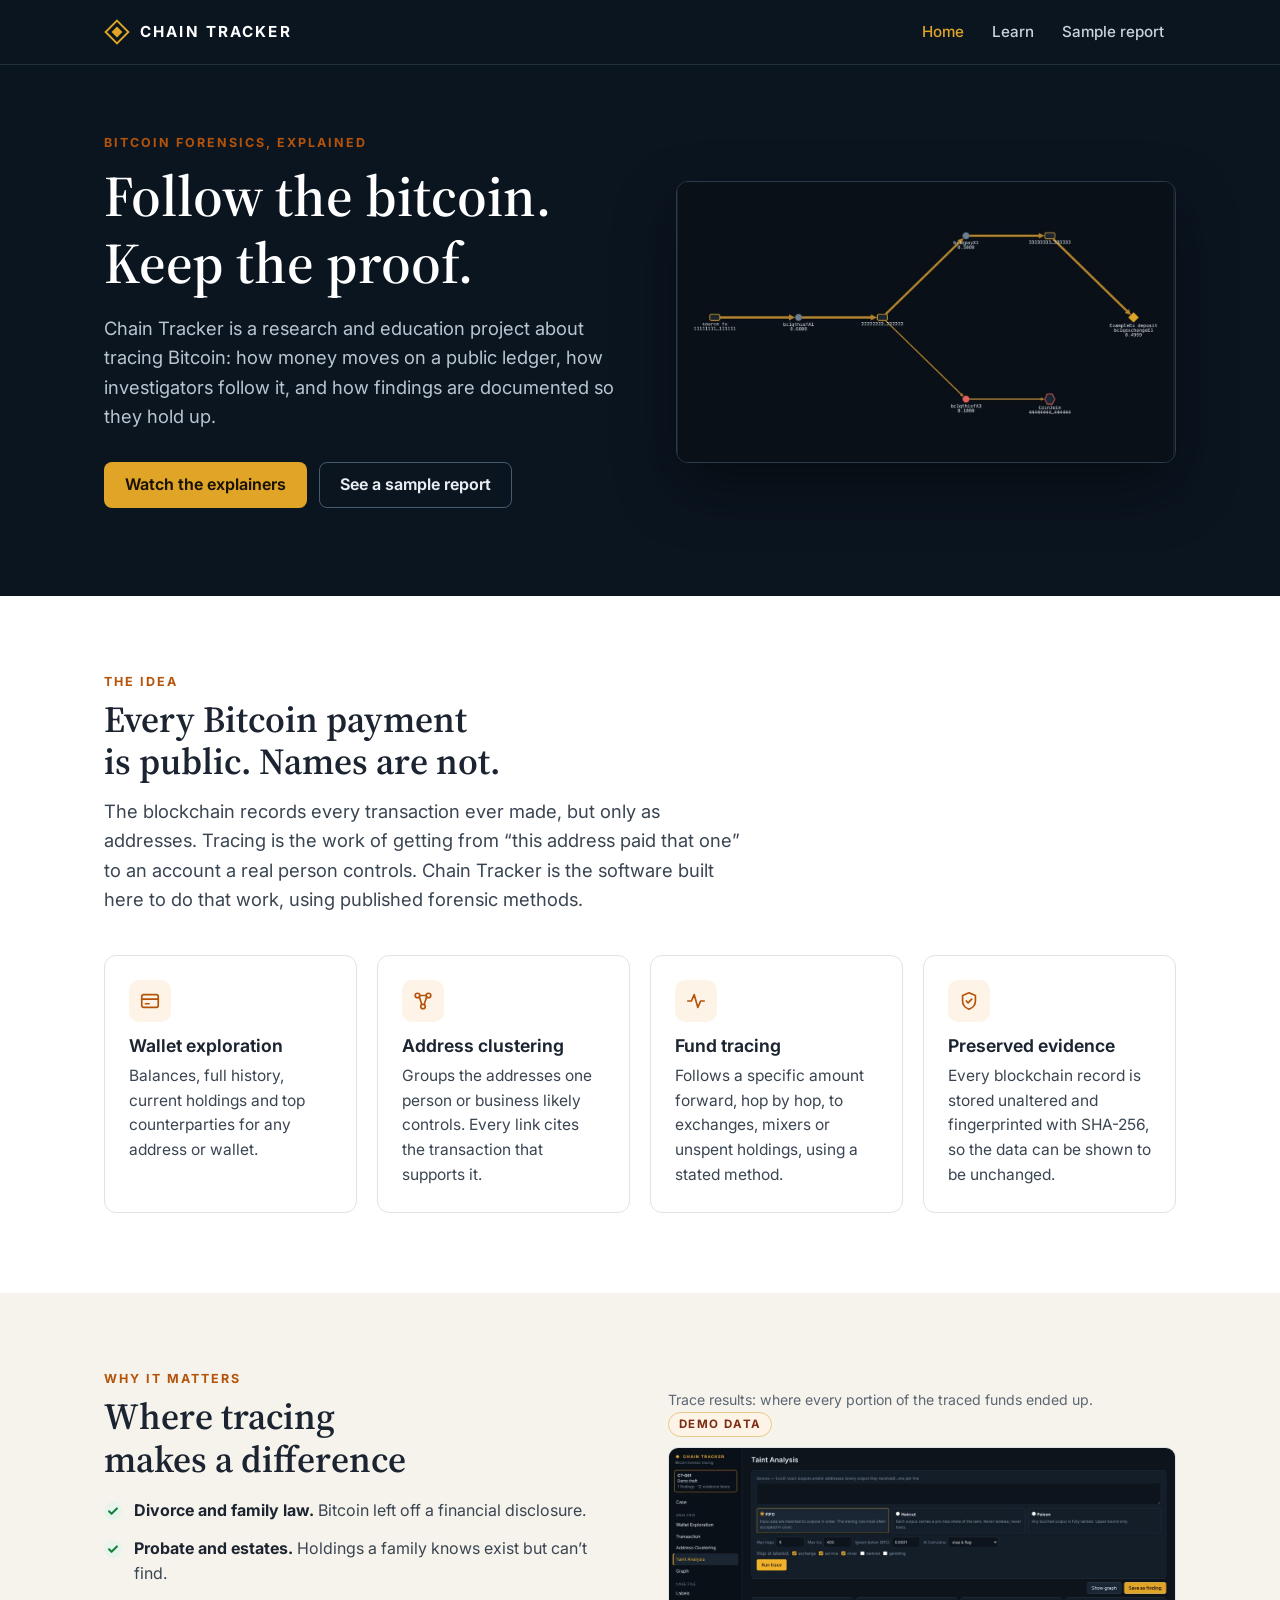
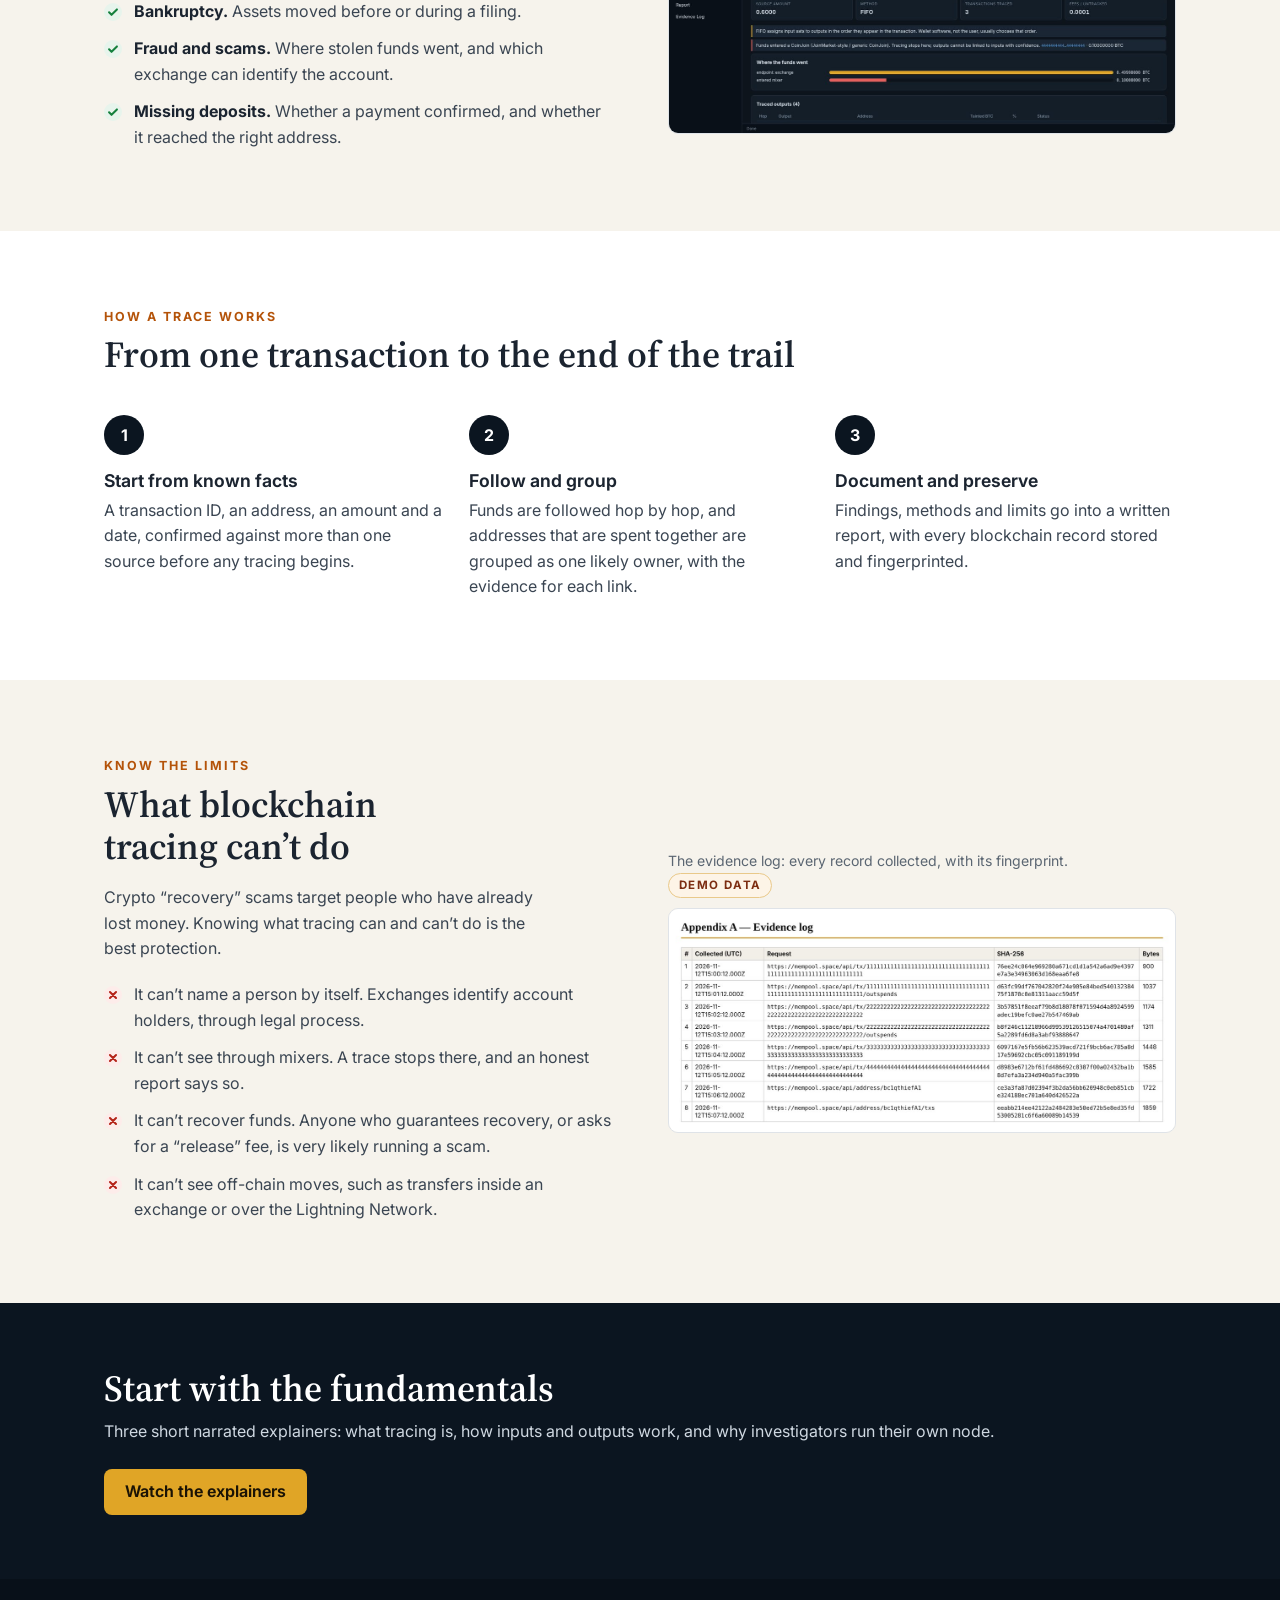
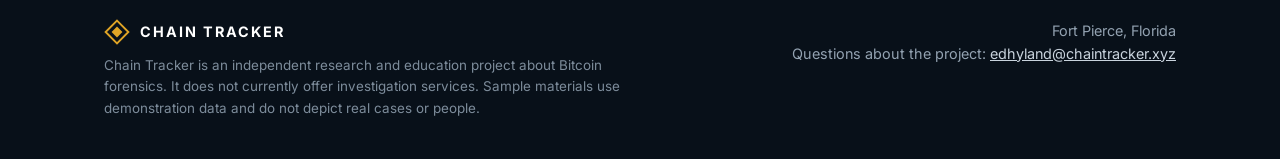
<file: index.html>
<!doctype html>
<html lang="en">
<head>
<meta charset="utf-8">
<meta name="viewport" content="width=device-width, initial-scale=1">
<title>Bitcoin Tracing &amp; Forensics Explained · Chain Tracker</title>
<meta name="description" content="Learn how Bitcoin transactions are traced: wallet exploration, address clustering, fund tracing and evidence that holds up in divorce, probate and fraud cases.">
<link rel="canonical" href="https://chaintracker.xyz/">
<meta property="og:type" content="website">
<meta property="og:site_name" content="Chain Tracker">
<meta property="og:title" content="Bitcoin Tracing &amp; Forensics Explained · Chain Tracker">
<meta property="og:description" content="Learn how Bitcoin transactions are traced: wallet exploration, address clustering, fund tracing and evidence that holds up in divorce, probate and fraud cases.">
<meta property="og:url" content="https://chaintracker.xyz/">
<meta property="og:image" content="https://chaintracker.xyz/assets/img/report-graph-crop.jpg">
<meta name="twitter:card" content="summary_large_image">
<script type="application/ld+json">{"@context": "https://schema.org", "@type": "WebSite", "name": "Chain Tracker", "url": "https://chaintracker.xyz/", "description": "Learn how Bitcoin transactions are traced: wallet exploration, address clustering, fund tracing and evidence that holds up in divorce, probate and fraud cases."}</script>
<link rel="icon" href="assets/favicon.svg" type="image/svg+xml">
<link rel="preconnect" href="https://fonts.googleapis.com">
<link rel="preconnect" href="https://fonts.gstatic.com" crossorigin>
<link href="https://fonts.googleapis.com/css2?family=Inter:wght@400;500;600;700&family=Source+Serif+4:opsz,wght@8..60,600&display=swap" rel="stylesheet">
<link rel="stylesheet" href="assets/style.css">
</head>
<body>
<a class="skip" href="#main">Skip to content</a>
<header class="site-head">
  <div class="wrap">
    <a class="brand" href="/"><svg width="26" height="26" viewBox="0 0 96 96" aria-hidden="true"><path d="M48 6 L90 48 L48 90 L6 48Z" fill="none" stroke="#e0a526" stroke-width="7"/><path d="M48 28 L68 48 L48 68 L28 48Z" fill="#e0a526"/></svg>CHAIN TRACKER</a>
    <nav class="nav" aria-label="Main"><a href="/" aria-current="page">Home</a><a href="learn.html">Learn</a><a href="sample-report.html">Sample report</a></nav>
  </div>
</header>
<main id="main">

<section class="hero">
  <div class="wrap hero-grid">
    <div>
      <div class="eyebrow">Bitcoin forensics, explained</div>
      <h1>Follow the bitcoin. Keep the proof.</h1>
      <p class="lead">Chain Tracker is a research and education project about tracing Bitcoin: how money moves on a public ledger, how investigators follow it, and how findings are documented so they hold up.</p>
      <div class="actions">
        <a class="btn btn-primary" href="learn.html">Watch the explainers</a>
        <a class="btn btn-ghost" href="sample-report.html">See a sample report</a>
      </div>
    </div>
    <img class="hero-shot" src="assets/img/report-graph-crop.jpg" alt="Chain Tracker graph showing funds flowing from a source transaction to an exchange deposit and a mixer" width="1200" height="675">
  </div>
</section>

<section class="band">
  <div class="wrap">
    <div class="section-head">
      <div class="eyebrow">The idea</div>
      <h2>Every Bitcoin payment is public. Names are not.</h2>
      <p class="lead">The blockchain records every transaction ever made, but only as addresses. Tracing is the work of getting from “this address paid that one” to an account a real person controls. Chain Tracker is the software built here to do that work, using published forensic methods.</p>
    </div>
    <div class="grid-4">
      <div class="card"><span class="icon"><svg width="22" height="22" viewBox="0 0 24 24" fill="none" stroke="currentColor" stroke-width="1.8" stroke-linecap="round" stroke-linejoin="round" aria-hidden="true"><rect x="3" y="5" width="18" height="14" rx="2"/><path d="M3 10h18M7 15h4"/></svg></span><h3>Wallet exploration</h3><p>Balances, full history, current holdings and top counterparties for any address or wallet.</p></div>
      <div class="card"><span class="icon"><svg width="22" height="22" viewBox="0 0 24 24" fill="none" stroke="currentColor" stroke-width="1.8" stroke-linecap="round" stroke-linejoin="round" aria-hidden="true"><circle cx="6" cy="6" r="2.5"/><circle cx="18" cy="6" r="2.5"/><circle cx="12" cy="18" r="2.5"/><path d="M8 7.5l2.8 8.5M16 7.5l-2.8 8.5M8.5 6h7"/></svg></span><h3>Address clustering</h3><p>Groups the addresses one person or business likely controls. Every link cites the transaction that supports it.</p></div>
      <div class="card"><span class="icon"><svg width="22" height="22" viewBox="0 0 24 24" fill="none" stroke="currentColor" stroke-width="1.8" stroke-linecap="round" stroke-linejoin="round" aria-hidden="true"><path d="M3 12h4l3-7 4 14 3-7h4"/></svg></span><h3>Fund tracing</h3><p>Follows a specific amount forward, hop by hop, to exchanges, mixers or unspent holdings, using a stated method.</p></div>
      <div class="card"><span class="icon"><svg width="22" height="22" viewBox="0 0 24 24" fill="none" stroke="currentColor" stroke-width="1.8" stroke-linecap="round" stroke-linejoin="round" aria-hidden="true"><path d="M12 3l7 3v6c0 4.5-3 7.5-7 9-4-1.5-7-4.5-7-9V6z"/><path d="M9 12l2 2 4-4"/></svg></span><h3>Preserved evidence</h3><p>Every blockchain record is stored unaltered and fingerprinted with SHA-256, so the data can be shown to be unchanged.</p></div>
    </div>
  </div>
</section>

<section class="band tint">
  <div class="wrap split">
    <div>
      <div class="eyebrow">Why it matters</div>
      <h2 style="margin:10px 0 18px">Where tracing makes a difference</h2>
      <ul class="list">
        <li><svg width="18" height="18" viewBox="0 0 16 16" aria-hidden="true"><circle cx="8" cy="8" r="8" fill="#e7f4ec"/><path d="M4.5 8.3l2.2 2.2 4.8-4.8" fill="none" stroke="#15803d" stroke-width="1.8" stroke-linecap="round" stroke-linejoin="round"/></svg><div><b style="color:var(--ink)">Divorce and family law.</b> Bitcoin left off a financial disclosure.</div></li>
        <li><svg width="18" height="18" viewBox="0 0 16 16" aria-hidden="true"><circle cx="8" cy="8" r="8" fill="#e7f4ec"/><path d="M4.5 8.3l2.2 2.2 4.8-4.8" fill="none" stroke="#15803d" stroke-width="1.8" stroke-linecap="round" stroke-linejoin="round"/></svg><div><b style="color:var(--ink)">Probate and estates.</b> Holdings a family knows exist but can’t find.</div></li>
        <li><svg width="18" height="18" viewBox="0 0 16 16" aria-hidden="true"><circle cx="8" cy="8" r="8" fill="#e7f4ec"/><path d="M4.5 8.3l2.2 2.2 4.8-4.8" fill="none" stroke="#15803d" stroke-width="1.8" stroke-linecap="round" stroke-linejoin="round"/></svg><div><b style="color:var(--ink)">Bankruptcy.</b> Assets moved before or during a filing.</div></li>
        <li><svg width="18" height="18" viewBox="0 0 16 16" aria-hidden="true"><circle cx="8" cy="8" r="8" fill="#e7f4ec"/><path d="M4.5 8.3l2.2 2.2 4.8-4.8" fill="none" stroke="#15803d" stroke-width="1.8" stroke-linecap="round" stroke-linejoin="round"/></svg><div><b style="color:var(--ink)">Fraud and scams.</b> Where stolen funds went, and which exchange can identify the account.</div></li>
        <li><svg width="18" height="18" viewBox="0 0 16 16" aria-hidden="true"><circle cx="8" cy="8" r="8" fill="#e7f4ec"/><path d="M4.5 8.3l2.2 2.2 4.8-4.8" fill="none" stroke="#15803d" stroke-width="1.8" stroke-linecap="round" stroke-linejoin="round"/></svg><div><b style="color:var(--ink)">Missing deposits.</b> Whether a payment confirmed, and whether it reached the right address.</div></li>
      </ul>
    </div>
    <figure class="figure">
      <figcaption>Trace results: where every portion of the traced funds ended up. <span class="demo-tag">Demo data</span></figcaption>
      <img src="assets/img/report-taint.jpg" alt="Fund trace results showing traced amounts reaching an exchange endpoint and a mixer" width="1200" height="675" loading="lazy">
    </figure>
  </div>
</section>

<section class="band">
  <div class="wrap">
    <div class="section-head">
      <div class="eyebrow">How a trace works</div>
      <h2>From one transaction to the end of the trail</h2>
    </div>
    <div class="steps">
      <div class="step"><h3>Start from known facts</h3><p>A transaction ID, an address, an amount and a date, confirmed against more than one source before any tracing begins.</p></div>
      <div class="step"><h3>Follow and group</h3><p>Funds are followed hop by hop, and addresses that are spent together are grouped as one likely owner, with the evidence for each link.</p></div>
      <div class="step"><h3>Document and preserve</h3><p>Findings, methods and limits go into a written report, with every blockchain record stored and fingerprinted.</p></div>
    </div>
  </div>
</section>

<section class="band tint">
  <div class="wrap split">
    <div>
      <div class="eyebrow">Know the limits</div>
      <h2 style="margin:10px 0 18px">What blockchain tracing can’t do</h2>
      <p style="margin-bottom:20px">Crypto “recovery” scams target people who have already lost money. Knowing what tracing can and can’t do is the best protection.</p>
      <ul class="list">
        <li><svg width="18" height="18" viewBox="0 0 16 16" aria-hidden="true"><circle cx="8" cy="8" r="8" fill="#fdecea"/><path d="M5.3 5.3l5.4 5.4M10.7 5.3l-5.4 5.4" stroke="#b42318" stroke-width="1.8" stroke-linecap="round"/></svg><div>It can’t name a person by itself. Exchanges identify account holders, through legal process.</div></li>
        <li><svg width="18" height="18" viewBox="0 0 16 16" aria-hidden="true"><circle cx="8" cy="8" r="8" fill="#fdecea"/><path d="M5.3 5.3l5.4 5.4M10.7 5.3l-5.4 5.4" stroke="#b42318" stroke-width="1.8" stroke-linecap="round"/></svg><div>It can’t see through mixers. A trace stops there, and an honest report says so.</div></li>
        <li><svg width="18" height="18" viewBox="0 0 16 16" aria-hidden="true"><circle cx="8" cy="8" r="8" fill="#fdecea"/><path d="M5.3 5.3l5.4 5.4M10.7 5.3l-5.4 5.4" stroke="#b42318" stroke-width="1.8" stroke-linecap="round"/></svg><div>It can’t recover funds. Anyone who guarantees recovery, or asks for a “release” fee, is very likely running a scam.</div></li>
        <li><svg width="18" height="18" viewBox="0 0 16 16" aria-hidden="true"><circle cx="8" cy="8" r="8" fill="#fdecea"/><path d="M5.3 5.3l5.4 5.4M10.7 5.3l-5.4 5.4" stroke="#b42318" stroke-width="1.8" stroke-linecap="round"/></svg><div>It can’t see off-chain moves, such as transfers inside an exchange or over the Lightning Network.</div></li>
      </ul>
    </div>
    <figure class="figure">
      <figcaption>The evidence log: every record collected, with its fingerprint. <span class="demo-tag">Demo data</span></figcaption>
      <img src="assets/img/report-evidence.jpg" alt="Evidence log listing each blockchain request with its time and SHA-256 hash" width="1200" height="527" loading="lazy">
    </figure>
  </div>
</section>

<section class="cta-band">
  <div class="wrap">
    <div>
      <h2>Start with the fundamentals</h2>
      <p style="margin-top:10px">Three short narrated explainers: what tracing is, how inputs and outputs work, and why investigators run their own node.</p>
    </div>
    <a class="btn btn-primary" href="learn.html">Watch the explainers</a>
  </div>
</section>

</main>
<footer class="site-foot">
  <div class="wrap">
    <div>
      <div style="display:flex;align-items:center;gap:10px;color:#fff;font-weight:700;letter-spacing:.14em"><svg width="26" height="26" viewBox="0 0 96 96" aria-hidden="true"><path d="M48 6 L90 48 L48 90 L6 48Z" fill="none" stroke="#e0a526" stroke-width="7"/><path d="M48 28 L68 48 L48 68 L28 48Z" fill="#e0a526"/></svg>CHAIN TRACKER</div>
      <p class="fine">Chain Tracker is an independent research and education project about Bitcoin forensics. It does not currently offer investigation services. Sample materials use demonstration data and do not depict real cases or people.</p>
    </div>
    <div style="text-align:right">
      <div>Fort Pierce, Florida</div>
      <div>Questions about the project: <a href="mailto:edhyland@chaintracker.xyz">edhyland@chaintracker.xyz</a></div>
    </div>
  </div>
</footer>
  <!-- Cloudflare Web Analytics --><script type='module' src='https://static.cloudflareinsights.com/beacon.min.js' data-cf-beacon='{"token": "5f7c2cdafeb540158db3066e9fa9094b"}'></script><!-- End Cloudflare Web Analytics -->
</body>
</html>
</file>
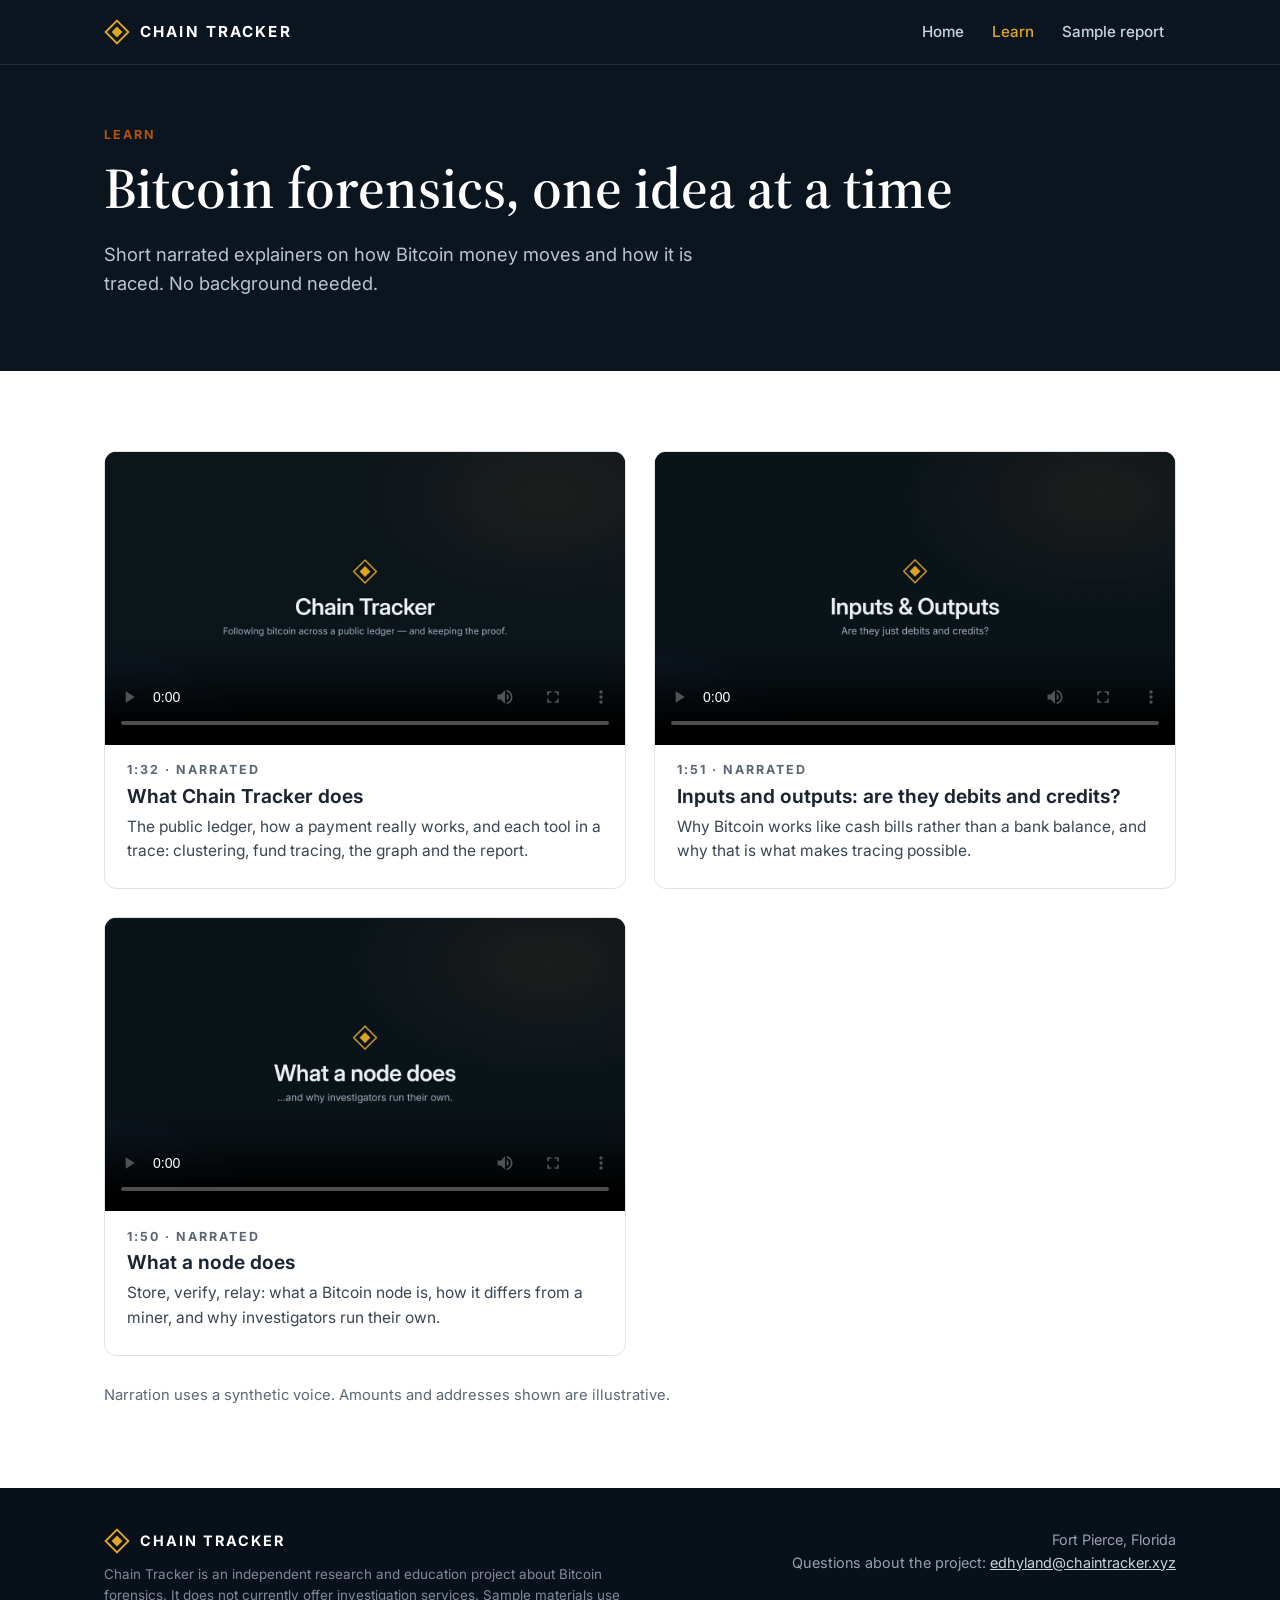
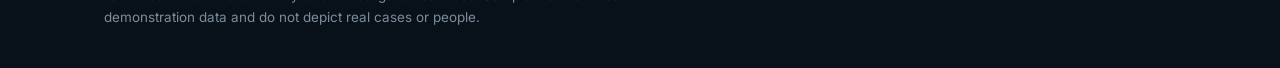
<file: learn.html>
<!doctype html>
<html lang="en">
<head>
<meta charset="utf-8">
<meta name="viewport" content="width=device-width, initial-scale=1">
<title>Bitcoin Forensics Video Explainers · Chain Tracker</title>
<meta name="description" content="Short narrated videos on how Bitcoin money moves and how it's traced: inputs and outputs, what a node does, clustering and fund tracing. No background needed.">
<link rel="canonical" href="https://chaintracker.xyz/learn.html">
<meta property="og:type" content="website">
<meta property="og:site_name" content="Chain Tracker">
<meta property="og:title" content="Bitcoin Forensics Video Explainers · Chain Tracker">
<meta property="og:description" content="Short narrated videos on how Bitcoin money moves and how it's traced: inputs and outputs, what a node does, clustering and fund tracing. No background needed.">
<meta property="og:url" content="https://chaintracker.xyz/learn.html">
<meta property="og:image" content="https://chaintracker.xyz/assets/img/report-graph-crop.jpg">
<meta name="twitter:card" content="summary_large_image">
<link rel="icon" href="assets/favicon.svg" type="image/svg+xml">
<link rel="preconnect" href="https://fonts.googleapis.com">
<link rel="preconnect" href="https://fonts.gstatic.com" crossorigin>
<link href="https://fonts.googleapis.com/css2?family=Inter:wght@400;500;600;700&family=Source+Serif+4:opsz,wght@8..60,600&display=swap" rel="stylesheet">
<link rel="stylesheet" href="assets/style.css">
</head>
<body>
<a class="skip" href="#main">Skip to content</a>
<header class="site-head">
  <div class="wrap">
    <a class="brand" href="/"><svg width="26" height="26" viewBox="0 0 96 96" aria-hidden="true"><path d="M48 6 L90 48 L48 90 L6 48Z" fill="none" stroke="#e0a526" stroke-width="7"/><path d="M48 28 L68 48 L48 68 L28 48Z" fill="#e0a526"/></svg>CHAIN TRACKER</a>
    <nav class="nav" aria-label="Main"><a href="/">Home</a><a href="learn.html" aria-current="page">Learn</a><a href="sample-report.html">Sample report</a></nav>
  </div>
</header>
<main id="main">

<section class="hero" style="padding:64px 0 72px">
  <div class="wrap">
    <div class="eyebrow">Learn</div>
    <h1>Bitcoin forensics, one idea at a time</h1>
    <p class="lead">Short narrated explainers on how Bitcoin money moves and how it is traced. No background needed.</p>
  </div>
</section>
<section class="band">
  <div class="wrap">
    <div class="grid-2" style="gap:28px">
      <article class="card" style="padding:0;overflow:hidden">
  <video controls preload="metadata" poster="assets/video/explainer.jpg" style="width:100%;height:auto;display:block;background:#0d141c" width="1920" height="1080">
    <source src="assets/video/explainer.mp4" type="video/mp4">
  </video>
  <div style="padding:20px 22px 24px">
    <div class="eyebrow" style="color:var(--muted)">1:32 · narrated</div>
    <h3 style="margin:8px 0 8px;font-size:1.2rem">What Chain Tracker does</h3>
    <p>The public ledger, how a payment really works, and each tool in a trace: clustering, fund tracing, the graph and the report.</p>
  </div>
</article>
      <article class="card" style="padding:0;overflow:hidden">
  <video controls preload="metadata" poster="assets/video/inputs-outputs.jpg" style="width:100%;height:auto;display:block;background:#0d141c" width="1920" height="1080">
    <source src="assets/video/inputs-outputs.mp4" type="video/mp4">
  </video>
  <div style="padding:20px 22px 24px">
    <div class="eyebrow" style="color:var(--muted)">1:51 · narrated</div>
    <h3 style="margin:8px 0 8px;font-size:1.2rem">Inputs and outputs: are they debits and credits?</h3>
    <p>Why Bitcoin works like cash bills rather than a bank balance, and why that is what makes tracing possible.</p>
  </div>
</article>
      <article class="card" style="padding:0;overflow:hidden">
  <video controls preload="metadata" poster="assets/video/node.jpg" style="width:100%;height:auto;display:block;background:#0d141c" width="1920" height="1080">
    <source src="assets/video/node.mp4" type="video/mp4">
  </video>
  <div style="padding:20px 22px 24px">
    <div class="eyebrow" style="color:var(--muted)">1:50 · narrated</div>
    <h3 style="margin:8px 0 8px;font-size:1.2rem">What a node does</h3>
    <p>Store, verify, relay: what a Bitcoin node is, how it differs from a miner, and why investigators run their own.</p>
  </div>
</article>
    </div>
    <p class="muted" style="margin-top:28px;font-size:.92rem">Narration uses a synthetic voice. Amounts and addresses shown are illustrative.</p>
  </div>
</section>

</main>
<footer class="site-foot">
  <div class="wrap">
    <div>
      <div style="display:flex;align-items:center;gap:10px;color:#fff;font-weight:700;letter-spacing:.14em"><svg width="26" height="26" viewBox="0 0 96 96" aria-hidden="true"><path d="M48 6 L90 48 L48 90 L6 48Z" fill="none" stroke="#e0a526" stroke-width="7"/><path d="M48 28 L68 48 L48 68 L28 48Z" fill="#e0a526"/></svg>CHAIN TRACKER</div>
      <p class="fine">Chain Tracker is an independent research and education project about Bitcoin forensics. It does not currently offer investigation services. Sample materials use demonstration data and do not depict real cases or people.</p>
    </div>
    <div style="text-align:right">
      <div>Fort Pierce, Florida</div>
      <div>Questions about the project: <a href="mailto:edhyland@chaintracker.xyz">edhyland@chaintracker.xyz</a></div>
    </div>
  </div>
</footer>
  <!-- Cloudflare Web Analytics --><script type='module' src='https://static.cloudflareinsights.com/beacon.min.js' data-cf-beacon='{"token": "5f7c2cdafeb540158db3066e9fa9094b"}'></script><!-- End Cloudflare Web Analytics -->
</body>
</html>
</file>
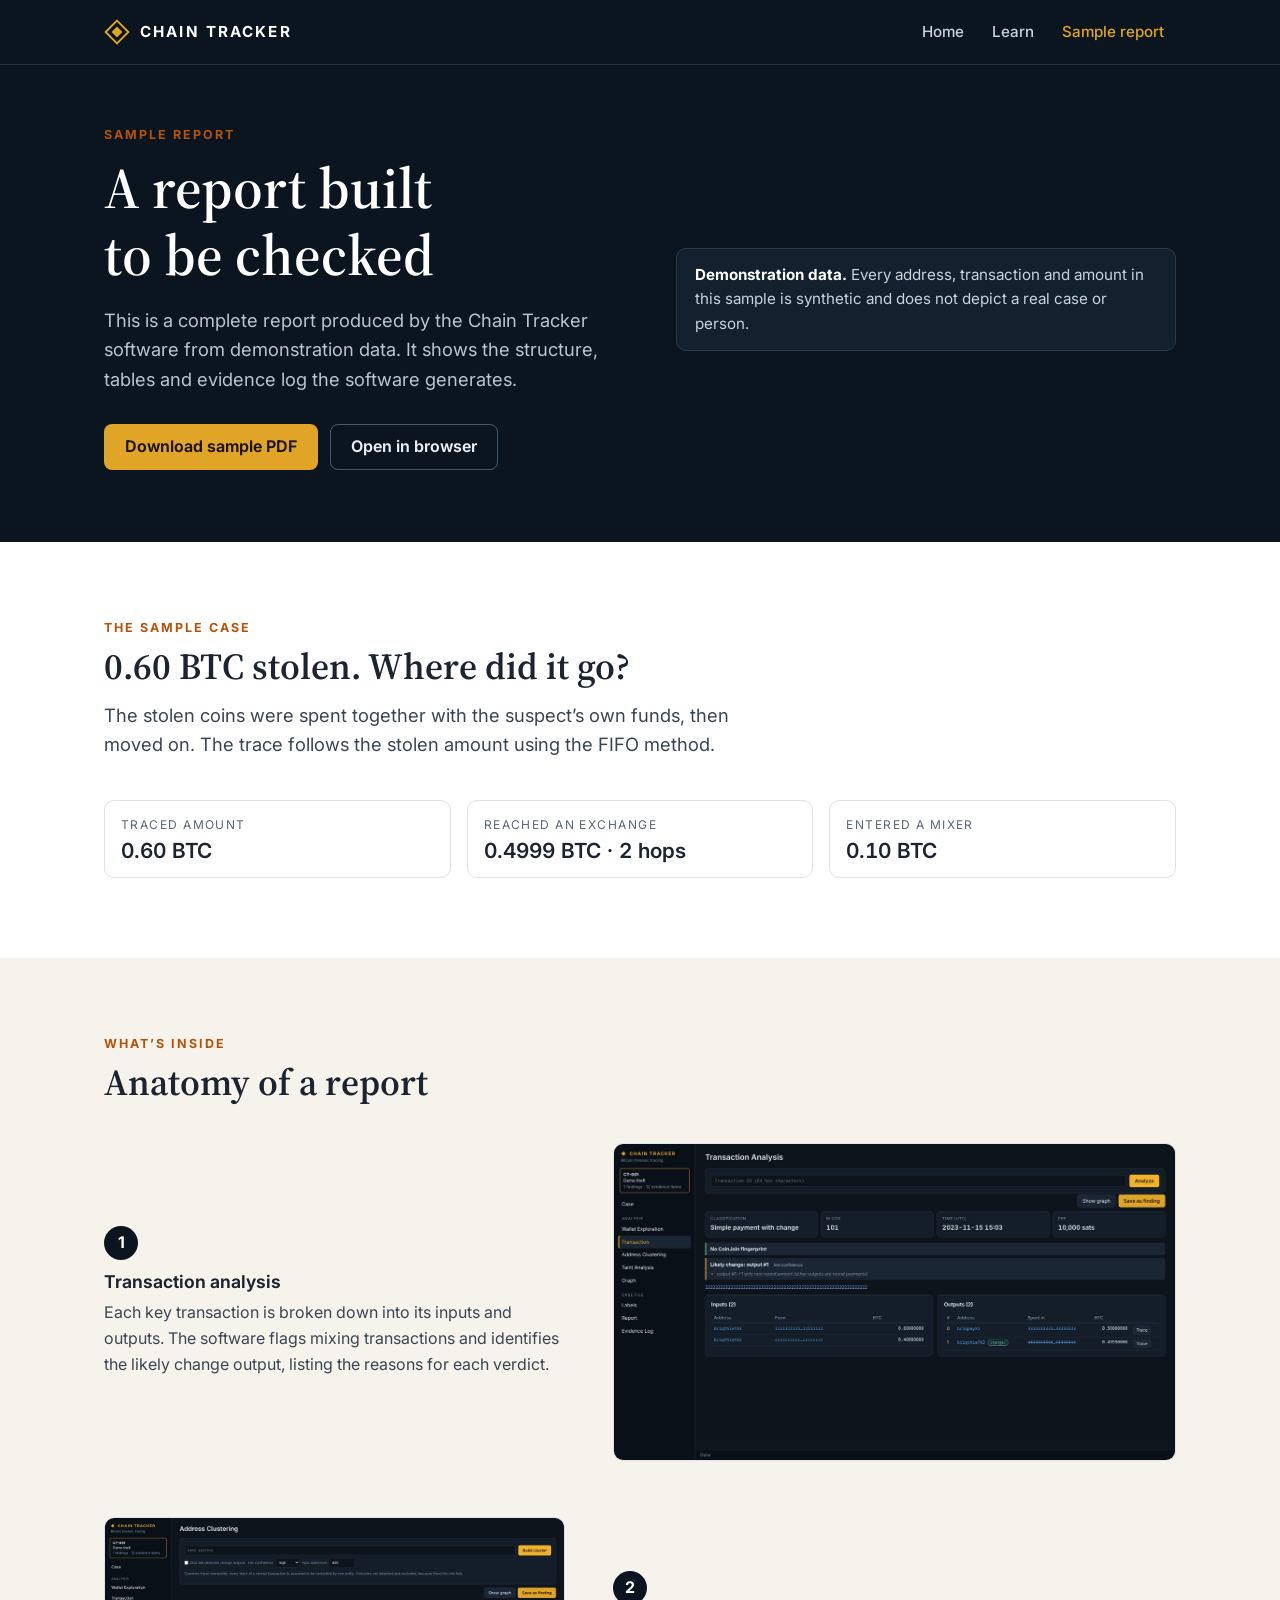
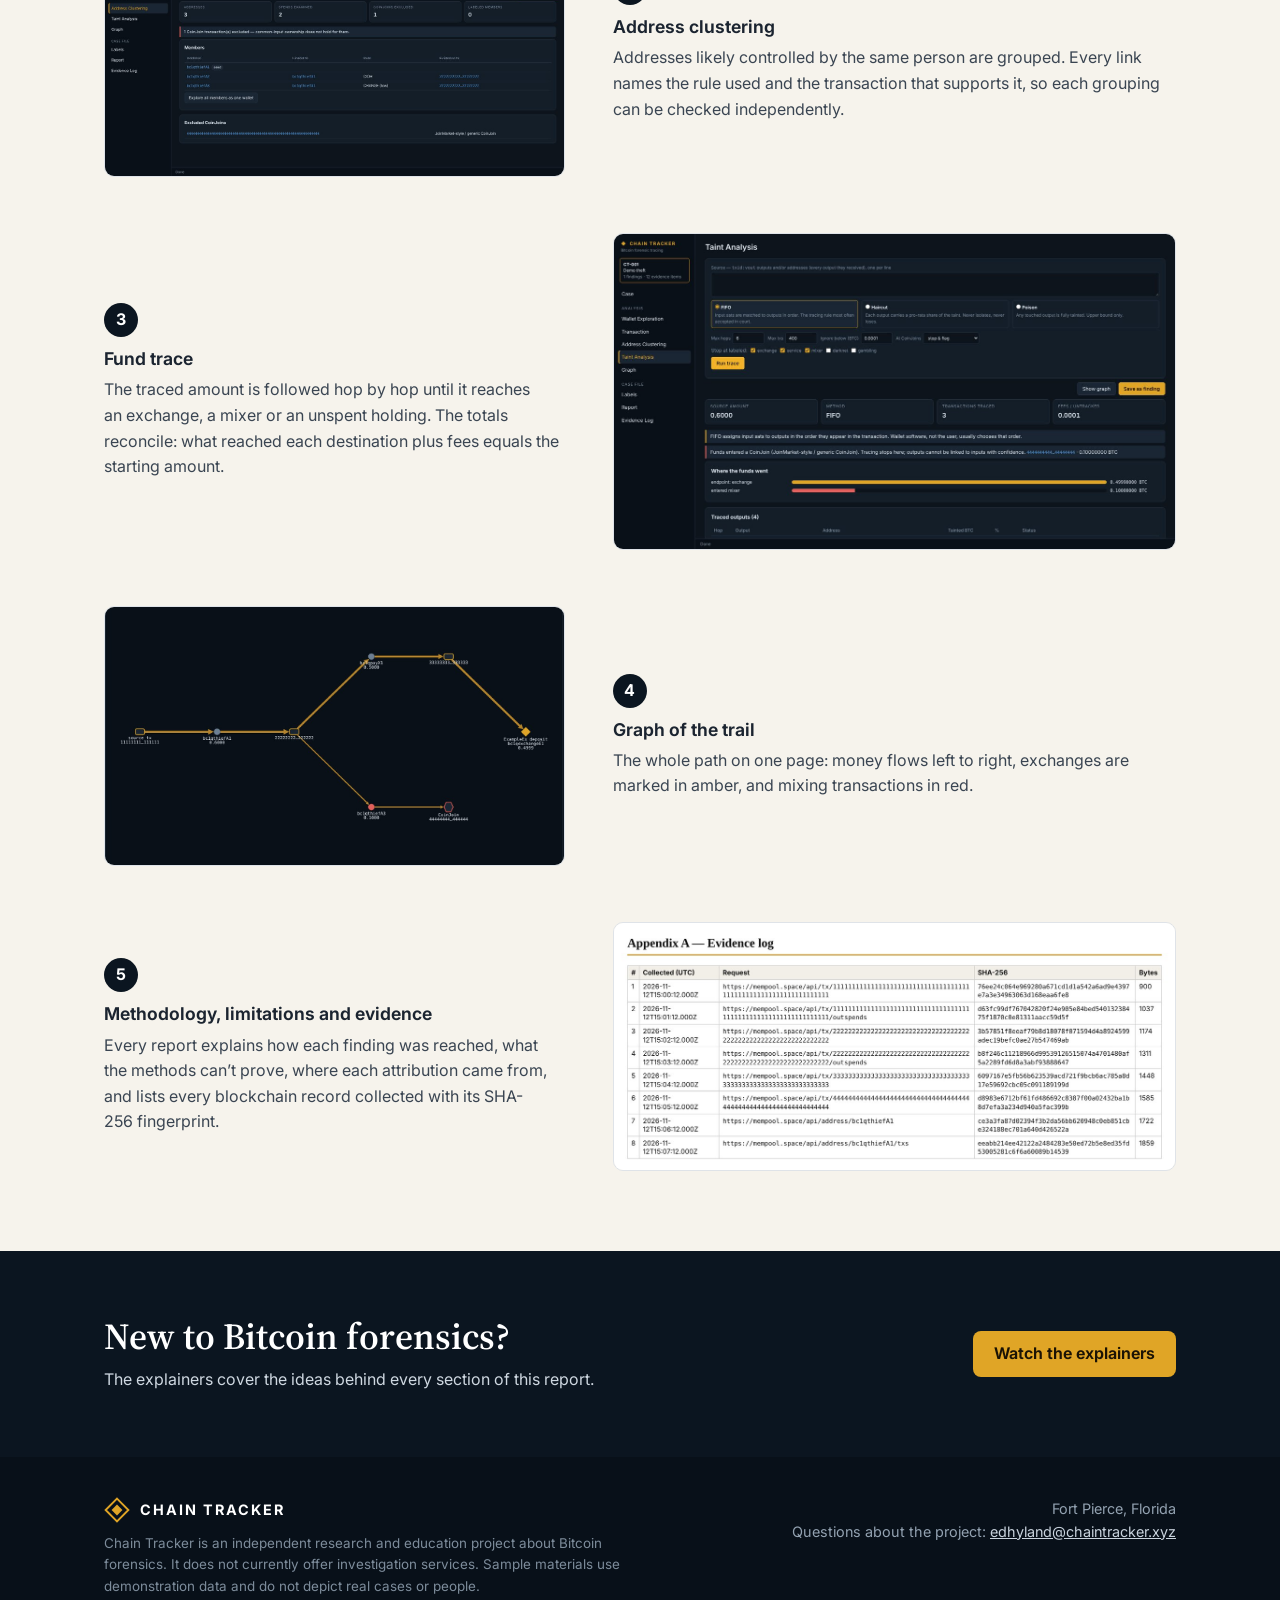
<file: sample-report.html>
<!doctype html>
<html lang="en">
<head>
<meta charset="utf-8">
<meta name="viewport" content="width=device-width, initial-scale=1">
<title>Sample Bitcoin Tracing Report (Demo Data) · Chain Tracker</title>
<meta name="description" content="See a complete Bitcoin tracing report: transaction analysis, address clustering, a hop-by-hop fund trace and evidence log, built from demonstration data.">
<link rel="canonical" href="https://chaintracker.xyz/sample-report.html">
<meta property="og:type" content="website">
<meta property="og:site_name" content="Chain Tracker">
<meta property="og:title" content="Sample Bitcoin Tracing Report (Demo Data) · Chain Tracker">
<meta property="og:description" content="See a complete Bitcoin tracing report: transaction analysis, address clustering, a hop-by-hop fund trace and evidence log, built from demonstration data.">
<meta property="og:url" content="https://chaintracker.xyz/sample-report.html">
<meta property="og:image" content="https://chaintracker.xyz/assets/img/report-graph-crop.jpg">
<meta name="twitter:card" content="summary_large_image">
<link rel="icon" href="assets/favicon.svg" type="image/svg+xml">
<link rel="preconnect" href="https://fonts.googleapis.com">
<link rel="preconnect" href="https://fonts.gstatic.com" crossorigin>
<link href="https://fonts.googleapis.com/css2?family=Inter:wght@400;500;600;700&family=Source+Serif+4:opsz,wght@8..60,600&display=swap" rel="stylesheet">
<link rel="stylesheet" href="assets/style.css">
</head>
<body>
<a class="skip" href="#main">Skip to content</a>
<header class="site-head">
  <div class="wrap">
    <a class="brand" href="/"><svg width="26" height="26" viewBox="0 0 96 96" aria-hidden="true"><path d="M48 6 L90 48 L48 90 L6 48Z" fill="none" stroke="#e0a526" stroke-width="7"/><path d="M48 28 L68 48 L48 68 L28 48Z" fill="#e0a526"/></svg>CHAIN TRACKER</a>
    <nav class="nav" aria-label="Main"><a href="/">Home</a><a href="learn.html">Learn</a><a href="sample-report.html" aria-current="page">Sample report</a></nav>
  </div>
</header>
<main id="main">

<section class="hero" style="padding:64px 0 72px">
  <div class="wrap hero-grid">
    <div>
      <div class="eyebrow">Sample report</div>
      <h1>A report built to be checked</h1>
      <p class="lead">This is a complete report produced by the Chain Tracker software from demonstration data. It shows the structure, tables and evidence log the software generates.</p>
      <div class="actions">
        <a class="btn btn-primary" href="sample/report.pdf">Download sample PDF</a>
        <a class="btn btn-ghost" href="sample/report.html">Open in browser</a>
      </div>
    </div>
    <div class="note" style="background:#13202d;border-color:#2a3a4c;color:#c9d3dd"><b style="color:#fff">Demonstration data.</b> Every address, transaction and amount in this sample is synthetic and does not depict a real case or person.</div>
  </div>
</section>

<section class="band">
  <div class="wrap">
    <div class="section-head">
      <div class="eyebrow">The sample case</div>
      <h2>0.60 BTC stolen. Where did it go?</h2>
      <p class="lead">The stolen coins were spent together with the suspect’s own funds, then moved on. The trace follows the stolen amount using the FIFO method.</p>
    </div>
    <div class="stat-row">
      <div class="stat"><div class="k">Traced amount</div><div class="v">0.60 BTC</div></div>
      <div class="stat"><div class="k">Reached an exchange</div><div class="v">0.4999 BTC · 2 hops</div></div>
      <div class="stat"><div class="k">Entered a mixer</div><div class="v">0.10 BTC</div></div>
    </div>
  </div>
</section>

<section class="band tint">
  <div class="wrap">
    <div class="section-head">
      <div class="eyebrow">What’s inside</div>
      <h2>Anatomy of a report</h2>
    </div>
    <div class="anatomy">
      <div class="row">
        <div class="text"><span class="num-badge">1</span><h3>Transaction analysis</h3><p style="margin-top:8px">Each key transaction is broken down into its inputs and outputs. The software flags mixing transactions and identifies the likely change output, listing the reasons for each verdict.</p></div>
        <figure class="figure"><img src="assets/img/report-tx.jpg" alt="Transaction analysis showing classification, change detection and the inputs and outputs tables" width="1200" height="675" loading="lazy"></figure>
      </div>
      <div class="row">
        <div class="text"><span class="num-badge">2</span><h3>Address clustering</h3><p style="margin-top:8px">Addresses likely controlled by the same person are grouped. Every link names the rule used and the transaction that supports it, so each grouping can be checked independently.</p></div>
        <figure class="figure"><img src="assets/img/report-cluster.jpg" alt="Address clustering results listing each member address with its supporting transaction" width="1200" height="675" loading="lazy"></figure>
      </div>
      <div class="row">
        <div class="text"><span class="num-badge">3</span><h3>Fund trace</h3><p style="margin-top:8px">The traced amount is followed hop by hop until it reaches an exchange, a mixer or an unspent holding. The totals reconcile: what reached each destination plus fees equals the starting amount.</p></div>
        <figure class="figure"><img src="assets/img/report-taint.jpg" alt="Fund trace results with destinations and a table of traced outputs" width="1200" height="675" loading="lazy"></figure>
      </div>
      <div class="row">
        <div class="text"><span class="num-badge">4</span><h3>Graph of the trail</h3><p style="margin-top:8px">The whole path on one page: money flows left to right, exchanges are marked in amber, and mixing transactions in red.</p></div>
        <figure class="figure"><img src="assets/img/report-graph-crop.jpg" alt="Graph of the traced funds from source to destinations" width="1200" height="675" loading="lazy"></figure>
      </div>
      <div class="row">
        <div class="text"><span class="num-badge">5</span><h3>Methodology, limitations and evidence</h3><p style="margin-top:8px">Every report explains how each finding was reached, what the methods can’t prove, where each attribution came from, and lists every blockchain record collected with its SHA-256 fingerprint.</p></div>
        <figure class="figure"><img src="assets/img/report-evidence.jpg" alt="Evidence log with timestamps and SHA-256 hashes" width="1200" height="527" loading="lazy"></figure>
      </div>
    </div>
  </div>
</section>

<section class="cta-band">
  <div class="wrap">
    <div>
      <h2>New to Bitcoin forensics?</h2>
      <p style="margin-top:10px">The explainers cover the ideas behind every section of this report.</p>
    </div>
    <a class="btn btn-primary" href="learn.html">Watch the explainers</a>
  </div>
</section>

</main>
<footer class="site-foot">
  <div class="wrap">
    <div>
      <div style="display:flex;align-items:center;gap:10px;color:#fff;font-weight:700;letter-spacing:.14em"><svg width="26" height="26" viewBox="0 0 96 96" aria-hidden="true"><path d="M48 6 L90 48 L48 90 L6 48Z" fill="none" stroke="#e0a526" stroke-width="7"/><path d="M48 28 L68 48 L48 68 L28 48Z" fill="#e0a526"/></svg>CHAIN TRACKER</div>
      <p class="fine">Chain Tracker is an independent research and education project about Bitcoin forensics. It does not currently offer investigation services. Sample materials use demonstration data and do not depict real cases or people.</p>
    </div>
    <div style="text-align:right">
      <div>Fort Pierce, Florida</div>
      <div>Questions about the project: <a href="mailto:edhyland@chaintracker.xyz">edhyland@chaintracker.xyz</a></div>
    </div>
  </div>
</footer>
  <!-- Cloudflare Web Analytics --><script type='module' src='https://static.cloudflareinsights.com/beacon.min.js' data-cf-beacon='{"token": "5f7c2cdafeb540158db3066e9fa9094b"}'></script><!-- End Cloudflare Web Analytics -->
</body>
</html>
</file>
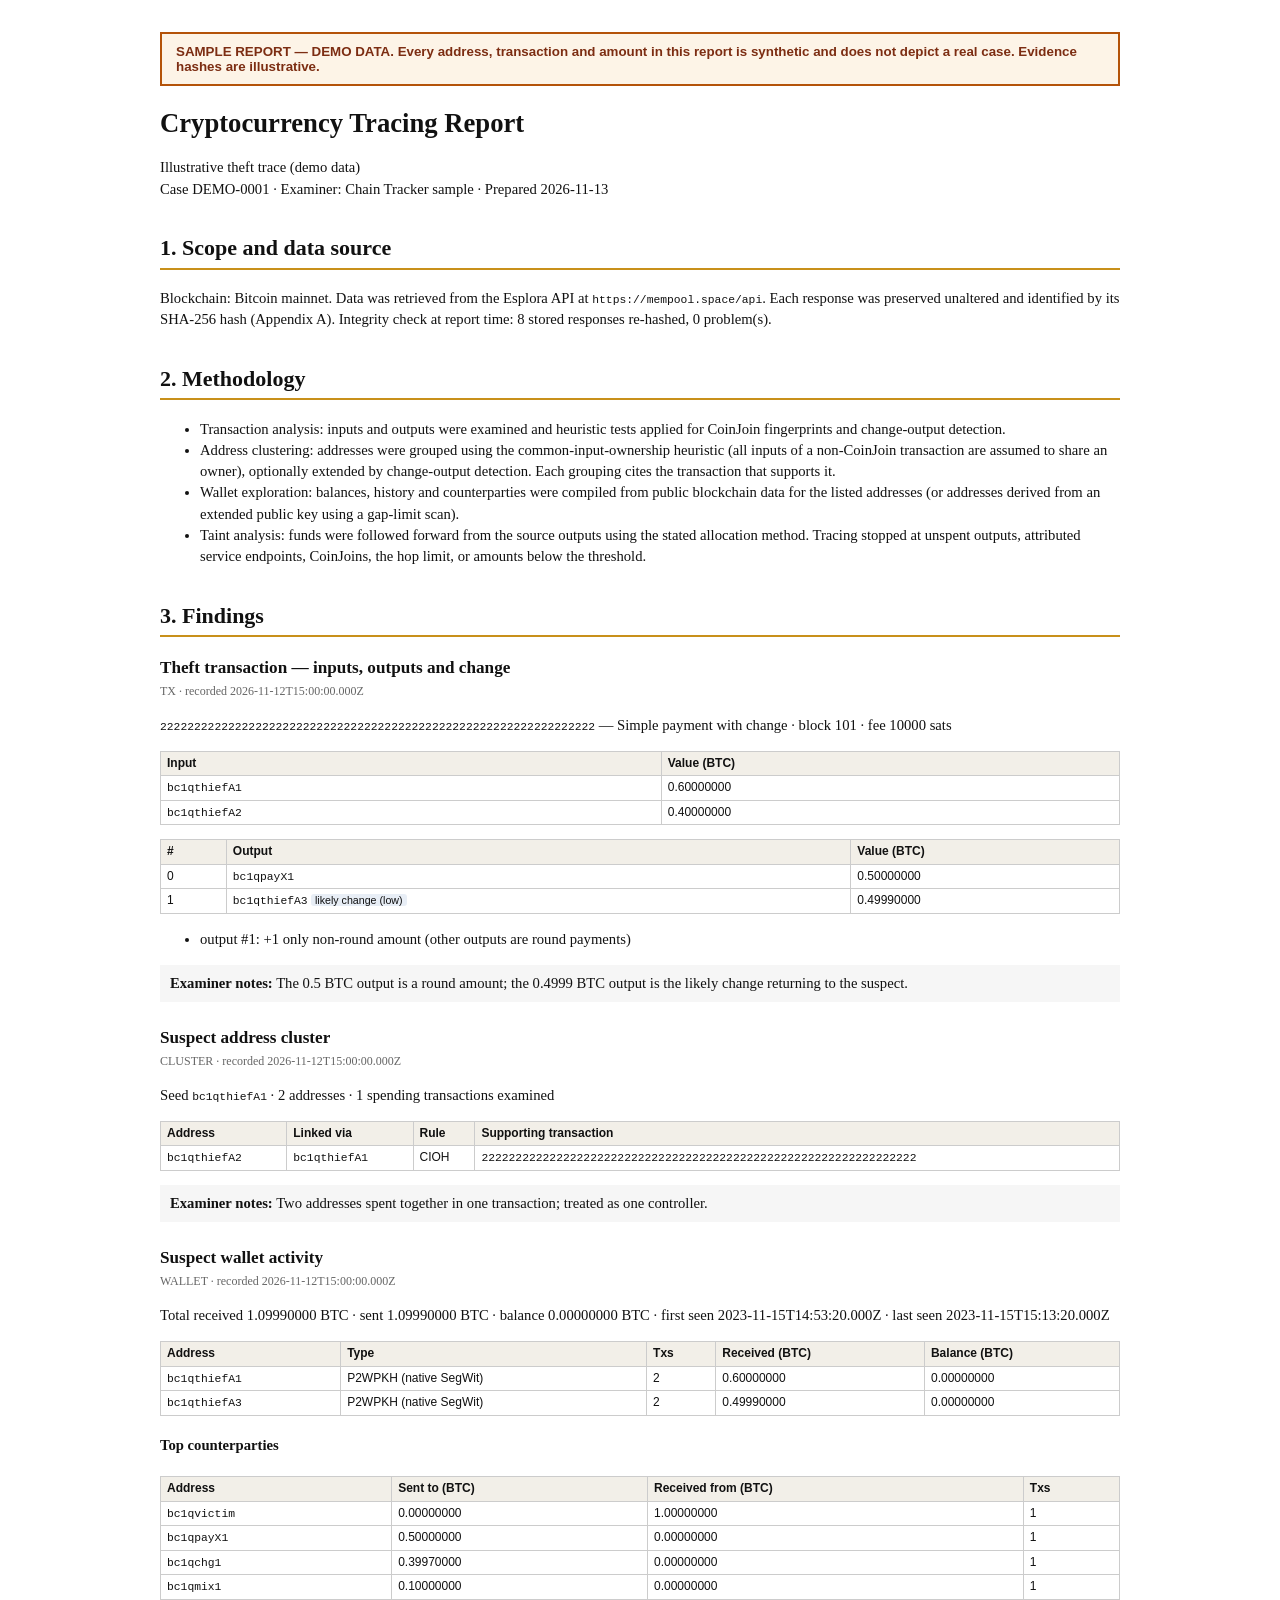
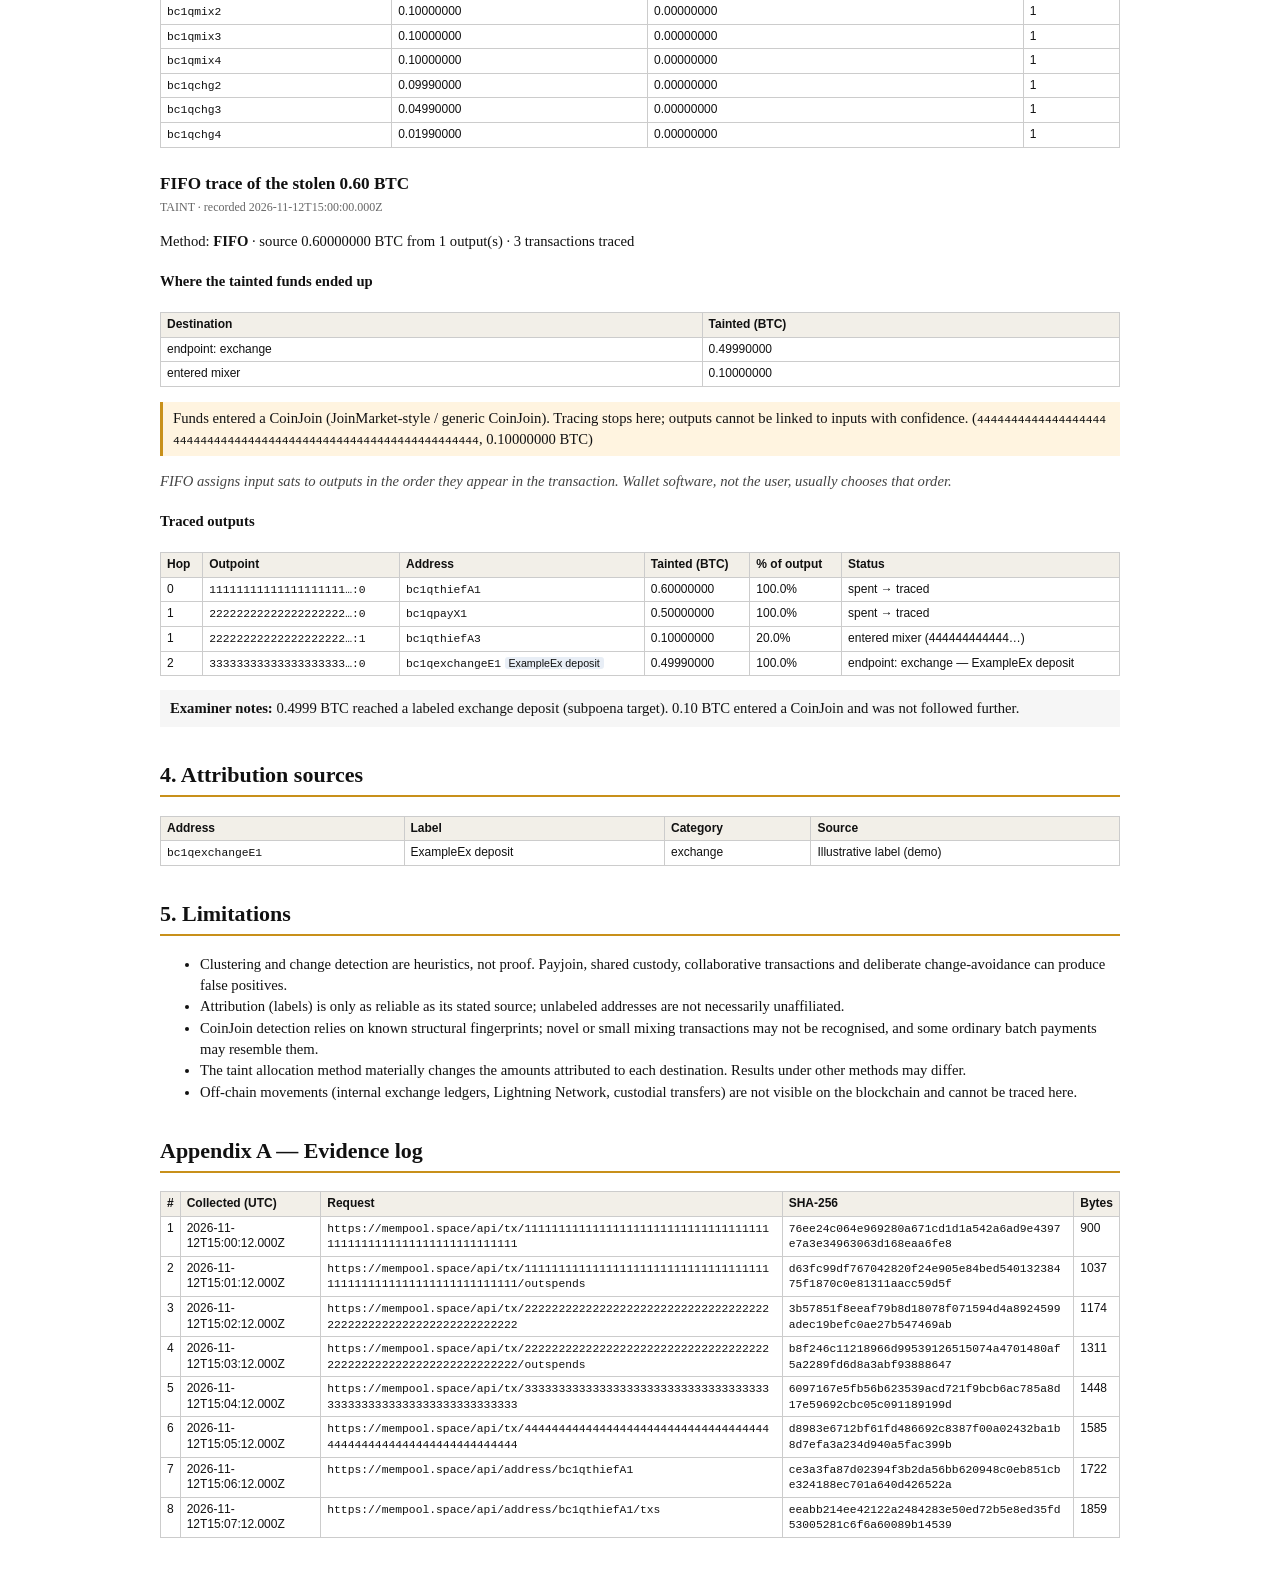
<file: sample/report.html>
<!doctype html><html lang="en"><head><meta charset="utf-8"><title>Demo Bitcoin Tracing Report DEMO-0001 · Chain Tracker</title><meta name="viewport" content="width=device-width, initial-scale=1"><meta name="description" content="Demo Bitcoin tracing report: 0.60 BTC followed by the FIFO method to an exchange and a mixer, with clustering, a trail graph and a SHA-256 evidence log."><link rel="canonical" href="https://chaintracker.xyz/sample/report.html"><meta property="og:type" content="website"><meta property="og:site_name" content="Chain Tracker"><meta property="og:title" content="Demo Bitcoin Tracing Report DEMO-0001 · Chain Tracker"><meta property="og:description" content="Demo Bitcoin tracing report: 0.60 BTC followed by the FIFO method to an exchange and a mixer, with clustering, a trail graph and a SHA-256 evidence log."><meta property="og:url" content="https://chaintracker.xyz/sample/report.html"><meta property="og:image" content="https://chaintracker.xyz/assets/img/report-graph-crop.jpg"><meta name="twitter:card" content="summary_large_image"><style>
body{font:11pt/1.45 Georgia,serif;color:#111;max-width:960px;margin:32px auto;padding:0 24px}
h1{font-size:20pt;margin:0}h2{border-bottom:2px solid #c8901a;padding-bottom:4px;margin-top:32px}h3{margin-bottom:2px}
table{border-collapse:collapse;width:100%;margin:8px 0 14px;font:9pt/1.3 -apple-system,Segoe UI,sans-serif}
th,td{border:1px solid #ccc;padding:4px 6px;text-align:left;vertical-align:top}th{background:#f2efe8}
code{font:8.5pt Consolas,monospace;word-break:break-all}.meta{color:#666;margin-top:0;font-size:9pt}
.warn{background:#fff4e0;border-left:3px solid #c8901a;padding:6px 10px}.note{color:#444;font-style:italic}
.tag{background:#e8eef6;border-radius:3px;padding:0 4px;font:8pt sans-serif}.examiner{background:#f6f6f6;padding:8px 10px}
section{page-break-inside:auto;margin-bottom:24px}@media print{body{margin:0}}
</style></head><body><div style="border:2px solid #b45309;background:#fdf4e7;padding:10px 14px;margin-bottom:18px;font:600 10pt sans-serif;color:#7c2d12">SAMPLE REPORT — DEMO DATA. Every address, transaction and amount in this report is synthetic and does not depict a real case. Evidence hashes are illustrative.</div>
<h1>Cryptocurrency Tracing Report</h1>
<p>Illustrative theft trace (demo data)<br>Case DEMO-0001 · Examiner: Chain Tracker sample · Prepared 2026-11-13</p>
<h2>1. Scope and data source</h2>
<p>Blockchain: Bitcoin mainnet. Data was retrieved from the Esplora API at <code>https://mempool.space/api</code>. Each response was preserved unaltered and identified by its SHA-256 hash (Appendix A). Integrity check at report time: 8 stored responses re-hashed, 0 problem(s).</p>
<h2>2. Methodology</h2><ul><li>Transaction analysis: inputs and outputs were examined and heuristic tests applied for CoinJoin fingerprints and change-output detection.</li><li>Address clustering: addresses were grouped using the common-input-ownership heuristic (all inputs of a non-CoinJoin transaction are assumed to share an owner), optionally extended by change-output detection. Each grouping cites the transaction that supports it.</li><li>Wallet exploration: balances, history and counterparties were compiled from public blockchain data for the listed addresses (or addresses derived from an extended public key using a gap-limit scan).</li><li>Taint analysis: funds were followed forward from the source outputs using the stated allocation method. Tracing stopped at unspent outputs, attributed service endpoints, CoinJoins, the hop limit, or amounts below the threshold.</li></ul>
<h2>3. Findings</h2><section><h3>Theft transaction — inputs, outputs and change</h3><p class="meta">TX · recorded 2026-11-12T15:00:00.000Z</p><p><code>2222222222222222222222222222222222222222222222222222222222222222</code> — Simple payment with change · block 101 · fee 10000 sats</p><table><thead><tr><th>Input</th><th>Value (BTC)</th></tr></thead><tbody><tr><td><code>bc1qthiefA1</code></td><td>0.60000000</td></tr><tr><td><code>bc1qthiefA2</code></td><td>0.40000000</td></tr></tbody></table><table><thead><tr><th>#</th><th>Output</th><th>Value (BTC)</th></tr></thead><tbody><tr><td>0</td><td><code>bc1qpayX1</code></td><td>0.50000000</td></tr><tr><td>1</td><td><code>bc1qthiefA3</code> <span class="tag">likely change (low)</span></td><td>0.49990000</td></tr></tbody></table><ul><li>output #1: +1 only non-round amount (other outputs are round payments)</li></ul><div class="examiner"><b>Examiner notes:</b> The 0.5 BTC output is a round amount; the 0.4999 BTC output is the likely change returning to the suspect.</div></section><section><h3>Suspect address cluster</h3><p class="meta">CLUSTER · recorded 2026-11-12T15:00:00.000Z</p><p>Seed <code>bc1qthiefA1</code> · 2 addresses · 1 spending transactions examined</p><table><thead><tr><th>Address</th><th>Linked via</th><th>Rule</th><th>Supporting transaction</th></tr></thead><tbody><tr><td><code>bc1qthiefA2</code></td><td><code>bc1qthiefA1</code></td><td>CIOH</td><td><code>2222222222222222222222222222222222222222222222222222222222222222</code></td></tr></tbody></table><div class="examiner"><b>Examiner notes:</b> Two addresses spent together in one transaction; treated as one controller.</div></section><section><h3>Suspect wallet activity</h3><p class="meta">WALLET · recorded 2026-11-12T15:00:00.000Z</p><p>Total received 1.09990000 BTC · sent 1.09990000 BTC · balance 0.00000000 BTC · first seen 2023-11-15T14:53:20.000Z · last seen 2023-11-15T15:13:20.000Z</p><table><thead><tr><th>Address</th><th>Type</th><th>Txs</th><th>Received (BTC)</th><th>Balance (BTC)</th></tr></thead><tbody><tr><td><code>bc1qthiefA1</code></td><td>P2WPKH (native SegWit)</td><td>2</td><td>0.60000000</td><td>0.00000000</td></tr><tr><td><code>bc1qthiefA3</code></td><td>P2WPKH (native SegWit)</td><td>2</td><td>0.49990000</td><td>0.00000000</td></tr></tbody></table><h4>Top counterparties</h4><table><thead><tr><th>Address</th><th>Sent to (BTC)</th><th>Received from (BTC)</th><th>Txs</th></tr></thead><tbody><tr><td><code>bc1qvictim</code></td><td>0.00000000</td><td>1.00000000</td><td>1</td></tr><tr><td><code>bc1qpayX1</code></td><td>0.50000000</td><td>0.00000000</td><td>1</td></tr><tr><td><code>bc1qchg1</code></td><td>0.39970000</td><td>0.00000000</td><td>1</td></tr><tr><td><code>bc1qmix1</code></td><td>0.10000000</td><td>0.00000000</td><td>1</td></tr><tr><td><code>bc1qmix2</code></td><td>0.10000000</td><td>0.00000000</td><td>1</td></tr><tr><td><code>bc1qmix3</code></td><td>0.10000000</td><td>0.00000000</td><td>1</td></tr><tr><td><code>bc1qmix4</code></td><td>0.10000000</td><td>0.00000000</td><td>1</td></tr><tr><td><code>bc1qchg2</code></td><td>0.09990000</td><td>0.00000000</td><td>1</td></tr><tr><td><code>bc1qchg3</code></td><td>0.04990000</td><td>0.00000000</td><td>1</td></tr><tr><td><code>bc1qchg4</code></td><td>0.01990000</td><td>0.00000000</td><td>1</td></tr></tbody></table></section><section><h3>FIFO trace of the stolen 0.60 BTC</h3><p class="meta">TAINT · recorded 2026-11-12T15:00:00.000Z</p><p>Method: <b>FIFO</b> · source 0.60000000 BTC from 1 output(s) · 3 transactions traced</p><h4>Where the tainted funds ended up</h4><table><thead><tr><th>Destination</th><th>Tainted (BTC)</th></tr></thead><tbody><tr><td>endpoint: exchange</td><td>0.49990000</td></tr><tr><td>entered mixer</td><td>0.10000000</td></tr></tbody></table><p class="warn">Funds entered a CoinJoin (JoinMarket-style / generic CoinJoin). Tracing stops here; outputs cannot be linked to inputs with confidence. (<code>4444444444444444444444444444444444444444444444444444444444444444</code>, 0.10000000 BTC)</p><p class="note">FIFO assigns input sats to outputs in the order they appear in the transaction. Wallet software, not the user, usually chooses that order.</p><h4>Traced outputs</h4><table><thead><tr><th>Hop</th><th>Outpoint</th><th>Address</th><th>Tainted (BTC)</th><th>% of output</th><th>Status</th></tr></thead><tbody><tr><td>0</td><td><code>11111111111111111111…:0</code></td><td><code>bc1qthiefA1</code></td><td>0.60000000</td><td>100.0%</td><td>spent → traced</td></tr><tr><td>1</td><td><code>22222222222222222222…:0</code></td><td><code>bc1qpayX1</code></td><td>0.50000000</td><td>100.0%</td><td>spent → traced</td></tr><tr><td>1</td><td><code>22222222222222222222…:1</code></td><td><code>bc1qthiefA3</code></td><td>0.10000000</td><td>20.0%</td><td>entered mixer (444444444444…)</td></tr><tr><td>2</td><td><code>33333333333333333333…:0</code></td><td><code>bc1qexchangeE1</code> <span class="tag">ExampleEx deposit</span></td><td>0.49990000</td><td>100.0%</td><td>endpoint: exchange — ExampleEx deposit</td></tr></tbody></table><div class="examiner"><b>Examiner notes:</b> 0.4999 BTC reached a labeled exchange deposit (subpoena target). 0.10 BTC entered a CoinJoin and was not followed further.</div></section>
<h2>4. Attribution sources</h2><table><thead><tr><th>Address</th><th>Label</th><th>Category</th><th>Source</th></tr></thead><tbody><tr><td><code>bc1qexchangeE1</code></td><td>ExampleEx deposit</td><td>exchange</td><td>Illustrative label (demo)</td></tr></tbody></table>
<h2>5. Limitations</h2><ul><li>Clustering and change detection are heuristics, not proof. Payjoin, shared custody, collaborative transactions and deliberate change-avoidance can produce false positives.</li><li>Attribution (labels) is only as reliable as its stated source; unlabeled addresses are not necessarily unaffiliated.</li><li>CoinJoin detection relies on known structural fingerprints; novel or small mixing transactions may not be recognised, and some ordinary batch payments may resemble them.</li><li>The taint allocation method materially changes the amounts attributed to each destination. Results under other methods may differ.</li><li>Off-chain movements (internal exchange ledgers, Lightning Network, custodial transfers) are not visible on the blockchain and cannot be traced here.</li></ul>
<h2>Appendix A — Evidence log</h2><table><thead><tr><th>#</th><th>Collected (UTC)</th><th>Request</th><th>SHA-256</th><th>Bytes</th></tr></thead><tbody><tr><td>1</td><td>2026-11-12T15:00:12.000Z</td><td><code>https://mempool.space/api/tx/1111111111111111111111111111111111111111111111111111111111111111</code></td><td><code>76ee24c064e969280a671cd1d1a542a6ad9e4397e7a3e34963063d168eaa6fe8</code></td><td>900</td></tr><tr><td>2</td><td>2026-11-12T15:01:12.000Z</td><td><code>https://mempool.space/api/tx/1111111111111111111111111111111111111111111111111111111111111111/outspends</code></td><td><code>d63fc99df767042820f24e905e84bed54013238475f1870c0e81311aacc59d5f</code></td><td>1037</td></tr><tr><td>3</td><td>2026-11-12T15:02:12.000Z</td><td><code>https://mempool.space/api/tx/2222222222222222222222222222222222222222222222222222222222222222</code></td><td><code>3b57851f8eeaf79b8d18078f071594d4a8924599adec19befc0ae27b547469ab</code></td><td>1174</td></tr><tr><td>4</td><td>2026-11-12T15:03:12.000Z</td><td><code>https://mempool.space/api/tx/2222222222222222222222222222222222222222222222222222222222222222/outspends</code></td><td><code>b8f246c11218966d99539126515074a4701480af5a2289fd6d8a3abf93888647</code></td><td>1311</td></tr><tr><td>5</td><td>2026-11-12T15:04:12.000Z</td><td><code>https://mempool.space/api/tx/3333333333333333333333333333333333333333333333333333333333333333</code></td><td><code>6097167e5fb56b623539acd721f9bcb6ac785a8d17e59692cbc05c091189199d</code></td><td>1448</td></tr><tr><td>6</td><td>2026-11-12T15:05:12.000Z</td><td><code>https://mempool.space/api/tx/4444444444444444444444444444444444444444444444444444444444444444</code></td><td><code>d8983e6712bf61fd486692c8387f00a02432ba1b8d7efa3a234d940a5fac399b</code></td><td>1585</td></tr><tr><td>7</td><td>2026-11-12T15:06:12.000Z</td><td><code>https://mempool.space/api/address/bc1qthiefA1</code></td><td><code>ce3a3fa87d02394f3b2da56bb620948c0eb851cbe324188ec701a640d426522a</code></td><td>1722</td></tr><tr><td>8</td><td>2026-11-12T15:07:12.000Z</td><td><code>https://mempool.space/api/address/bc1qthiefA1/txs</code></td><td><code>eeabb214ee42122a2484283e50ed72b5e8ed35fd53005281c6f6a60089b14539</code></td><td>1859</td></tr></tbody></table>
<!-- Cloudflare Web Analytics --><script type='module' src='https://static.cloudflareinsights.com/beacon.min.js' data-cf-beacon='{"token": "5f7c2cdafeb540158db3066e9fa9094b"}'></script><!-- End Cloudflare Web Analytics -->  
  
</body></html>
</file>
<file: assets/style.css>
/* Chain Tracker site — shared styles */
:root{
  --navy:#0b1520; --navy-2:#13202d; --ink:#1b2430; --body:#3a4552; --muted:#5b6672;
  --line:#dfe3e8; --paper:#ffffff; --tint:#f6f3ec; --amber:#b45309; --amber-bright:#e0a526;
  --amber-tint:#fdf4e7; --good:#15803d; --bad:#b42318;
  --serif:"Source Serif 4",Georgia,serif; --sans:Inter,system-ui,-apple-system,"Segoe UI",sans-serif;
  --mono:"JetBrains Mono",ui-monospace,Consolas,monospace; --wrap:1120px;
}
*{box-sizing:border-box}
html{scroll-behavior:smooth}
body{margin:0;background:var(--paper);color:var(--body);font:16px/1.6 var(--sans);-webkit-font-smoothing:antialiased}
img{max-width:100%;height:auto;display:block}
a{color:var(--amber)}a:hover{color:#92400e}
h1,h2,h3{color:var(--ink);line-height:1.15;text-wrap:balance;margin:0}
h1{font-family:var(--serif);font-weight:600;font-size:clamp(2.3rem,5vw,3.6rem)}
h2{font-family:var(--serif);font-weight:600;font-size:clamp(1.7rem,3.2vw,2.3rem)}
h3{font-size:1.1rem;font-weight:650}
p{margin:0;text-wrap:pretty}
.wrap{max-width:var(--wrap);margin:0 auto;padding:0 24px}
.eyebrow{font:700 .78rem/1 var(--sans);letter-spacing:.16em;text-transform:uppercase;color:var(--amber)}
.lead{font-size:1.15rem;color:var(--body);max-width:640px}
.muted{color:var(--muted)}
.skip{position:absolute;left:-999px}.skip:focus{left:16px;top:12px;background:#fff;padding:8px 12px;z-index:9}

/* header */
.site-head{background:var(--navy);color:#e8edf2;position:sticky;top:0;z-index:5;border-bottom:1px solid #22303e}
.site-head .wrap{display:flex;align-items:center;justify-content:space-between;gap:16px;min-height:64px;flex-wrap:wrap}
.brand{display:flex;align-items:center;gap:10px;color:#fff;text-decoration:none;font-weight:700;letter-spacing:.14em;font-size:.95rem}
.brand:hover{color:#fff}
.brand svg{flex:none}
.nav{display:flex;gap:4px;flex-wrap:wrap}
.nav a{color:#c9d3dd;text-decoration:none;padding:10px 12px;border-radius:6px;font-weight:500;font-size:.95rem}
.nav a:hover{color:#fff;background:var(--navy-2)}
.nav a[aria-current=page]{color:var(--amber-bright)}
.nav a.cta{background:var(--amber-bright);color:#1b1305;font-weight:650;margin-left:6px}
.nav a.cta:hover{background:#f0b839}

/* hero */
.hero{background:var(--navy);color:#dfe6ee;padding:72px 0 88px;position:relative;overflow:hidden}
.hero h1{color:#fff;margin:14px 0 18px}
.hero .lead{color:#b9c5d1}
.hero .actions{display:flex;gap:12px;flex-wrap:wrap;margin-top:30px}
.hero-grid{display:grid;grid-template-columns:minmax(0,1.05fr) minmax(0,1fr);gap:48px;align-items:center}
.hero-shot{border-radius:12px;border:1px solid #2a3a4c;box-shadow:0 24px 60px rgba(0,0,0,.45)}
.btn{display:inline-flex;align-items:center;justify-content:center;gap:8px;min-height:46px;padding:0 20px;border-radius:8px;font-weight:650;text-decoration:none;border:1.5px solid transparent}
.btn-primary{background:var(--amber-bright);color:#1b1305}.btn-primary:hover{background:#f0b839;color:#1b1305}
.btn-ghost{border-color:#465a6e;color:#e8edf2}.btn-ghost:hover{border-color:#8193a6;color:#fff}
.btn-dark{background:var(--navy);color:#fff}.btn-dark:hover{background:var(--navy-2);color:#fff}
.btn-line{border-color:var(--line);color:var(--ink)}.btn-line:hover{border-color:var(--muted);color:var(--ink)}

/* sections */
section.band{padding:80px 0}
section.band.tint{background:var(--tint)}
.section-head{max-width:720px;margin-bottom:40px}
.section-head h2{margin:10px 0 14px}
.grid-2{display:grid;grid-template-columns:repeat(2,minmax(0,1fr));gap:24px}
.grid-3{display:grid;grid-template-columns:repeat(3,minmax(0,1fr));gap:24px}
.grid-4{display:grid;grid-template-columns:repeat(4,minmax(0,1fr));gap:20px}
.card{background:#fff;border:1px solid var(--line);border-radius:12px;padding:24px}
.card h3{margin:14px 0 8px}
.card p{font-size:.97rem}
.icon{width:42px;height:42px;border-radius:10px;background:var(--amber-tint);display:flex;align-items:center;justify-content:center;color:var(--amber)}
.steps{counter-reset:s;display:grid;grid-template-columns:repeat(3,minmax(0,1fr));gap:24px}
.step{position:relative;padding-top:56px}
.step::before{counter-increment:s;content:counter(s);position:absolute;top:0;left:0;width:40px;height:40px;border-radius:50%;background:var(--navy);color:#fff;font:700 1rem/40px var(--sans);text-align:center}
.step h3{margin-bottom:6px}
.list{list-style:none;margin:0;padding:0;display:grid;gap:12px}
.list li{display:flex;gap:12px;align-items:flex-start}
.list svg{flex:none;margin-top:4px}
.split{display:grid;grid-template-columns:minmax(0,1fr) minmax(0,1fr);gap:56px;align-items:center}
.figure{margin:0}
.figure img{border-radius:10px;border:1px solid var(--line)}
.figure figcaption{font-size:.88rem;color:var(--muted);margin-bottom:10px}
.note{border:1px solid #e9c98a;background:var(--amber-tint);border-radius:10px;padding:14px 18px;font-size:.95rem;color:#5c3b0a}
.demo-tag{display:inline-block;font:700 .72rem/1 var(--sans);letter-spacing:.12em;text-transform:uppercase;color:#7c2d12;background:var(--amber-tint);border:1px solid #e9c98a;border-radius:999px;padding:6px 10px}

/* pricing */
.plans{display:grid;grid-template-columns:repeat(3,minmax(0,1fr));gap:24px;align-items:stretch}
.plan{display:flex;flex-direction:column;gap:18px;background:#fff;border:1px solid var(--line);border-radius:14px;padding:28px}
.plan.featured{border:2px solid var(--amber);box-shadow:0 18px 40px rgba(180,83,9,.10)}
.plan .tag{align-self:flex-start;font:700 .72rem/1 var(--sans);letter-spacing:.12em;text-transform:uppercase;background:var(--amber);color:#fff;border-radius:999px;padding:6px 10px}
.price{font:600 2.2rem/1 var(--serif);color:var(--ink)}
.price small{font:500 .95rem var(--sans);color:var(--muted)}
.plan ul{margin:0;padding:0;list-style:none;display:grid;gap:10px;font-size:.96rem}
.plan li{display:flex;gap:10px}
.plan li::before{content:"";flex:none;width:18px;height:18px;margin-top:3px;border-radius:50%;background:var(--amber-tint) url("data:image/svg+xml,%3Csvg xmlns='http://www.w3.org/2000/svg' viewBox='0 0 16 16'%3E%3Cpath d='M4 8.5l2.5 2.5L12 5.5' fill='none' stroke='%23b45309' stroke-width='2' stroke-linecap='round' stroke-linejoin='round'/%3E%3C/svg%3E") center/14px no-repeat}
.plan .btn{margin-top:auto}
table.rates{width:100%;border-collapse:collapse;font-size:.97rem}
table.rates th,table.rates td{text-align:left;padding:14px 12px;border-bottom:1px solid var(--line)}
table.rates th{font-size:.78rem;letter-spacing:.12em;text-transform:uppercase;color:var(--muted)}
table.rates td.num{text-align:right;font-weight:650;color:var(--ink);white-space:nowrap}
.faq{display:grid;gap:12px}
.faq details{background:#fff;border:1px solid var(--line);border-radius:10px;padding:16px 20px}
.faq summary{cursor:pointer;font-weight:650;color:var(--ink)}
.faq details p{margin-top:10px}

/* report anatomy */
.anatomy{display:grid;gap:56px}
.anatomy .row{display:grid;grid-template-columns:minmax(0,.9fr) minmax(0,1.1fr);gap:48px;align-items:center}
.anatomy .row:nth-child(even) .text{order:2}
.num-badge{display:inline-flex;width:34px;height:34px;border-radius:50%;background:var(--navy);color:#fff;font-weight:700;align-items:center;justify-content:center;margin-bottom:12px}
.stat-row{display:grid;grid-template-columns:repeat(3,minmax(0,1fr));gap:16px;margin-top:20px}
.stat{border:1px solid var(--line);border-radius:10px;padding:14px 16px;background:#fff}
.stat .k{font-size:.75rem;letter-spacing:.12em;text-transform:uppercase;color:var(--muted)}
.stat .v{font:600 1.3rem var(--sans);color:var(--ink);font-variant-numeric:tabular-nums;margin-top:4px}

/* cta + footer */
.cta-band{background:var(--navy);color:#cfd8e1;padding:64px 0}
.cta-band .wrap{display:flex;justify-content:space-between;align-items:center;gap:24px;flex-wrap:wrap}
.cta-band h2{color:#fff}
.site-foot{background:#081019;color:#93a2b1;padding:40px 0;font-size:.9rem}
.site-foot .wrap{display:flex;justify-content:space-between;gap:24px;flex-wrap:wrap}
.site-foot a{color:#c9d3dd}
.site-foot .fine{max-width:560px;margin-top:10px;font-size:.84rem;color:#7d8c9b}

@media (max-width:900px){
  .hero-grid,.split,.anatomy .row,.grid-2{grid-template-columns:minmax(0,1fr)}
  .anatomy .row:nth-child(even) .text{order:0}
  .grid-3,.steps,.plans{grid-template-columns:minmax(0,1fr)}
  .grid-4{grid-template-columns:repeat(2,minmax(0,1fr))}
  .hero{padding:48px 0 56px}
  section.band{padding:56px 0}
  .site-head{position:static}
}
@media (max-width:520px){
  .grid-4,.stat-row{grid-template-columns:minmax(0,1fr)}
  table.rates th,table.rates td{padding:12px 6px}
  table.rates th:nth-child(2),table.rates td:nth-child(2){display:none}
  .nav a{padding:8px 9px}
}
</file>
